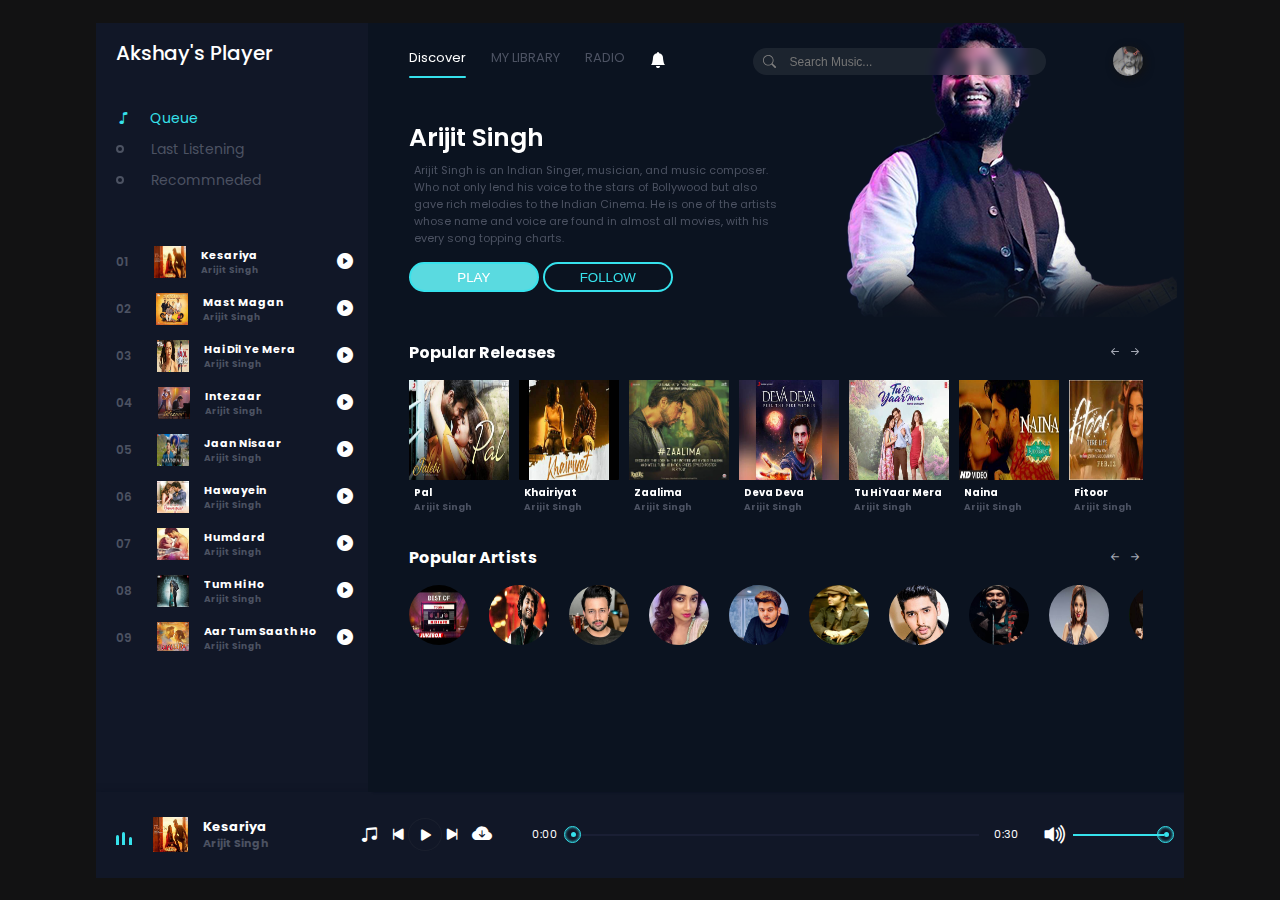
<file: arijit.html>
<!DOCTYPE html>
<html lang="en">
  <head>
    <meta charset="UTF-8" />
    <meta http-equiv="X-UA-Compatible" content="IE=edge" />
    <meta name="viewport" content="width=device-width, initial-scale=1.0" />
    <link
      rel="stylesheet"
      href="https://cdn.jsdelivr.net/npm/bootstrap-icons@1.10.2/font/bootstrap-icons.css"
    />
    <link rel="stylesheet" href="style.css" />
    <style>
      header .song_side::before {
        background: url("Image/arjit_bg.png");
      }
    </style>
    <title>Music Website</title>
  </head>

  <body>
    <header>
      <div class="menu_side">
        <h1>Akshay's Player</h1>
        <div class="playlist">
          <!-- icons are imported from bootstrap icon  -->
          <h4 class="active">
            <span></span><i class="bi bi-music-note"></i>Queue
          </h4>
          <h4><span></span><i class="bi bi-music-note"></i>Last Listening</h4>
          <h4><span></span><i class="bi bi-music-note"></i>Recommneded</h4>
        </div>
        <div class="menu_song">
          <li class="songItem">
            <span>01</span>
            <img src="Image/arijit/1.jpeg" alt="" />
            <h5>
              Tune Jo Na Kaha <br />
              <div class="subtitle">Mohit Chauhan</div>
            </h5>
            <i class="bi playListPlay bi-play-circle-fill" id="1"></i>
          </li>
          <li class="songItem">
            <span>02</span>
            <img src="Image/arijit/2.jpeg" alt="" />
            <h5>
              Daaku <br />
              <div class="subtitle">Inderpal Moga</div>
            </h5>
            <i class="bi playListPlay bi-play-circle-fill" id="2"></i>
          </li>
          <li class="songItem">
            <span>03</span>
            <img src="Image/arijit/3.jpeg" alt="" />
            <h5>
              Summer_High<br />
              <div class="subtitle">AP Dhillon</div>
            </h5>
            <i class="bi playListPlay bi-play-circle-fill" id="3"></i>
          </li>
          <li class="songItem">
            <span>04</span>
            <img src="Image/arijit/4.jpeg" alt="" />
            <h5>
              Rasiya<br />
              <div class="subtitle">Tushar Joshi</div>
            </h5>
            <i class="bi playListPlay bi-play-circle-fill" id="4"></i>
          </li>
          <li class="songItem">
            <span>05</span>
            <img src="Image/arijit/5.jpeg" alt="" />
            <h5>
              Night Changes<br />
              <div class="subtitle">One Direction</div>
            </h5>
            <i class="bi playListPlay bi-play-circle-fill" id="5"></i>
          </li>
          <li class="songItem">
            <span>06</span>
            <img src="Image/arijit/6.jpeg" alt="" />
            <h5>
              Levels<br />
              <div class="subtitle">Sidhu Moose Waala</div>
            </h5>
            <i class="bi playListPlay bi-play-circle-fill" id="6"></i>
          </li>
          <li class="songItem">
            <span>07</span>
            <img src="Image/7.jpeg" alt="" />
            <h5>
              Tu/You<br />
              <div class="subtitle">Armaan Malik</div>
            </h5>
            <i class="bi playListPlay bi-play-circle-fill" id="7"></i>
          </li>
          <li class="songItem">
            <span>08</span>
            <img src="Image/8.jpeg" alt="" />
            <h5>
              Enemy<br />
              <div class="subtitle">Imagine Dragons</div>
            </h5>
            <i class="bi playListPlay bi-play-circle-fill" id="8"></i>
          </li>
          <li class="songItem">
            <span>09</span>
            <img src="Image/9.jpeg" alt="" />
            <h5>
              295<br />
              <div class="subtitle">Sidhu Moose Waala</div>
            </h5>
            <i class="bi playListPlay bi-play-circle-fill" id="9"></i>
          </li>
        </div>
      </div>
      <div class="song_side">
        <nav>
          <ul>
            <li>Discover<span></span></li>
            <li>MY LIBRARY</li>
            <li>RADIO</li>
            <i class="bi bi-bell-fill"></i>
          </ul>
          <div class="search">
            <i class="bi bi-search"></i>
            <input type="text" placeholder="Search Music..." />
          </div>
          <div class="user">
            <img src="Image/profilePic.jpg" alt="" />
          </div>
        </nav>
        <div class="content">
          <h1>Arijit Singh</h1>
          <p>
            Arijit Singh is an Indian Singer, musician, and music composer.<br />
            Who not only lend his voice to the stars of Bollywood but also
            <br />
            gave rich melodies to the Indian Cinema. He is one of the artists
            <br />
            whose name and voice are found in almost all movies, with his <br />
            every song topping charts.
          </p>
          <div class="buttons">
            <button>PLAY</button>
            <button>FOLLOW</button>
          </div>
        </div>
        <div class="popular_song">
          <div class="h4">
            <h4>Popular Releases</h4>
            <div class="btn_s">
              <i class="bi bi-arrow-left-short" id="pop_song_left"></i>
              <i class="bi bi-arrow-right-short" id="pop_song_right"></i>
            </div>
          </div>
          <div class="pop_song">
            <li class="songItem">
              <div class="img_play">
                <img src="Image/10.jpeg" alt="" />
                <i class="bi playListPlay bi-play-circle-fill" id="10"></i>
              </div>
              <h5>
                Aaj Bhi<br />
                <div class="subtitle">Vishal Mishra</div>
              </h5>
            </li>
            <li class="songItem">
              <div class="img_play">
                <img src="Image/11.jpeg" alt="" />
                <i class="bi playListPlay bi-play-circle-fill" id="11"></i>
              </div>
              <h5>
                See You Again<br />
                <div class="subtitle">Charlie Puth,Wiz Khalifa</div>
              </h5>
            </li>
            <li class="songItem">
              <div class="img_play">
                <img src="Image/12.jpeg" alt="" />
                <i class="bi playListPlay bi-play-circle-fill" id="12"></i>
              </div>
              <h5>
                Maan Meri Jaan<br />
                <div class="subtitle">King</div>
              </h5>
            </li>
            <li class="songItem">
              <div class="img_play">
                <img src="Image/13.jpeg" alt="" />
                <i class="bi playListPlay bi-play-circle-fill" id="13"></i>
              </div>
              <h5>
                Tere Mere<br />
                <div class="subtitle">Armaan Malik</div>
              </h5>
            </li>
            <li class="songItem">
              <div class="img_play">
                <img src="Image/14.jpeg" alt="" />
                <i class="bi playListPlay bi-play-circle-fill" id="14"></i>
              </div>
              <h5>
                Thodi Der<br />
                <div class="subtitle">Farhaan Saeed</div>
              </h5>
            </li>
            <li class="songItem">
              <div class="img_play">
                <img src="Image/15.jpeg" alt="" />
                <i class="bi playListPlay bi-play-circle-fill" id="15"></i>
              </div>
              <h5>
                Darasal<br />
                <div class="subtitle">Atif Aslam</div>
              </h5>
            </li>
            <li class="songItem">
              <div class="img_play">
                <img src="Image/16.jpeg" alt="" />
                <i class="bi playListPlay bi-play-circle-fill" id="16"></i>
              </div>
              <h5>
                Kinna Sona<br />
                <div class="subtitle">Sunil Kamath</div>
              </h5>
            </li>
            <li class="songItem">
              <div class="img_play">
                <img src="Image/17.jpeg" alt="" />
                <i class="bi playListPlay bi-play-circle-fill" id="17"></i>
              </div>
              <h5>
                Tu Jaane Na<br />
                <div class="subtitle">Atif Aslam</div>
              </h5>
            </li>
            <li class="songItem">
              <div class="img_play">
                <img src="Image/18.jpeg" alt="" />
                <i class="bi playListPlay bi-play-circle-fill" id="18"></i>
              </div>
              <h5>
                Something Just Like This<br />
                <div class="subtitle">Coldplay,The Chainsmokers</div>
              </h5>
            </li>
            <li class="songItem">
              <div class="img_play">
                <img src="Image/19.jpeg" alt="" />
                <i class="bi playListPlay bi-play-circle-fill" id="19"></i>
              </div>
              <h5>
                Agar Tum Saath Ho<br />
                <div class="subtitle">Alka Yagnik, Arijit Singh</div>
              </h5>
            </li>
            <li class="songItem">
              <div class="img_play">
                <img src="Image/20.jpeg" alt="" />
                <i class="bi playListPlay bi-play-circle-fill" id="20"></i>
              </div>
              <h5>
                Main Rahoon Ya Na Rahoon<br />
                <div class="subtitle">Armaan Malik</div>
              </h5>
            </li>
            <li class="songItem">
              <div class="img_play">
                <img src="Image/21.jpeg" alt="" />
                <i class="bi playListPlay bi-play-circle-fill" id="21"></i>
              </div>
              <h5>
                Tum Tak<br />
                <div class="subtitle">Javed Ali</div>
              </h5>
            </li>
          </div>
        </div>
        <div class="popular_artist">
          <div class="h4">
            <h4>Popular Artists</h4>
            <div class="btn_s">
              <i class="bi bi-arrow-left-short" id="pop_art_left"></i>
              <i class="bi bi-arrow-right-short" id="pop_art_right"></i>
            </div>
          </div>
          <div class="item Artists_bx">
            <li>
              <img src="Image/mixtape.jpeg" alt="" />
            </li>
            <li>
              <a href="arijit.html"
                ><img src="Image/arijit pic.jpeg" alt=""
              /></a>
            </li>
            <li>
              <img src="Image/atif1.jpg" alt="" />
            </li>
            <li>
              <img src="Image/shreya.jpeg" alt="" />
            </li>
            <li>
              <img src="Image/vishal.jpeg" alt="" />
            </li>
            <li>
              <img src="Image/mohit.jpg" alt="" />
            </li>
            <li>
              <img src="Image/armaan.jpeg" alt="" />
            </li>
            <li>
              <img src="Image/jubin.jpeg" alt="" />
            </li>
            <li>
              <img src="Image/sunidhi.jpeg" alt="" />
            </li>
            <li>
              <img src="Image/sidhu.jpeg" alt="" />
            </li>
            <li>
              <img src="Image/zayn.jpeg" alt="" />
            </li>
            <li>
              <img src="Image/pritam.jpeg" alt="" />
            </li>
            <li>
              <img src="Image/jubin.jpeg" alt="" />
            </li>
            <li>
              <img src="Image/cpldp.jpeg" alt="" />
            </li>
            <li>
              <img src="Image/oned.jpeg" alt="" />
            </li>
            <li>
              <img src="Image/charlie.jpeg" alt="" />
            </li>
            <li>
              <img src="Image/imagined.jpeg" alt="" />
            </li>
          </div>
        </div>
      </div>

      <div class="master_play">
        <div class="wave" id="wave">
          <div class="wave1"></div>
          <div class="wave1"></div>
          <div class="wave1"></div>
        </div>
        <img src="Image/arijit/1.jpeg" alt="" id="poster_master_play" />
        <h5 id="title">
          Kesariya
          <div class="subtitle">Arijit Singh</div>
        </h5>
        <div class="icon">
          <i class="bi shuffle bi-music-note-beamed">next</i>
          <i class="bi bi-skip-start-fill" id="back"></i>
          <i class="bi bi-play-fill" id="masterPlay"></i>
          <i class="bi bi-skip-end-fill" id="next"></i>
          <a href="" download id="download_music"
            ><i class="bi bi-cloud-arrow-down-fill"></i
          ></a>
        </div>
        <span id="currentStart">0:00</span>
        <div class="bar">
          <input type="range" id="seek" min="0" max="100" />
          <div class="bar2" id="bar2"></div>
          <div class="dot"></div>
        </div>
        <span id="currentEnd">0:30</span>
        <div class="vol">
          <i class="bi bi-volume-up-fill" id="vol_icon"></i>
          <input type="range" min="0" max="100" id="vol" />
          <div class="vol_bar"></div>
          <div class="dot" id="vol_dot"></div>
        </div>
      </div>
    </header>
    <script src="arijit.js"></script>
  </body>
</html>
</file>
<file: style.css>
/* Google font "poppins" */
@import url('https://fonts.googleapis.com/css2?family=Poppins:ital,wght@0,100;0,200;0,300;0,400;0,500;0,600;0,700;0,800;0,900;1,100;1,200;1,300;1,400;1,500;1,600;1,700;1,800;1,900&display=swap');

*{
    margin: 0;
    padding: 0;
    box-sizing: border-box;
}

/* font family for body */
body {
 font-family: 'Poppins' , 'sans-serif';
 width: 100%;
 height: 100vh;
 background: #121213;
 display: grid;
 place-items: center;
}

/* header style */
header {
    position: relative;
    width: 85%;
    height: 95%;
    /* border: 1px solid #fff; */
    display: flex;
    flex-wrap: wrap;
    overflow: hidden;
}
/* setting things for menu side in header  */

header .menu_side , 
.song_side {
    width: 25%;
    height: 90%;
    /* border: 1px solid #fff; */
    background: #111727;
    box-shadow: 5px 0px 2px #090f1f;
    color: #fff;
}
/* changing width so right side looks bigger */
header .song_side {
    width: 75%;
    background: #0b1320;
}
/* creating style for master play  */
header .master_play {
    width: 100%;
    height: 10%;
    /* border: 1px solid #fff; */
    background: #111727;
    box-shadow: 0px 3px 8px #090f1f;
}
/* setting things for playlist written */
header .menu_side h1 {
    font-size: 20px;
    margin: 15px 0px 0px 20px;
    font-weight: 500;
}
/* customizing playlist */
header .menu_side .playlist {
    margin: 40px 0px 0px 20px;
}
/* setting things for h4 items that are playlist,last listening and recommended */
header .menu_side .playlist  h4{
    font-size: 14px;
    font-weight: 400;
    padding-bottom: 10px;
    color: #4c5262;
    cursor: pointer;
    display: flex;
    align-items: center;
    transition: .3s linear;
}
/* if cursor hover do white  */
header .menu_side .playlist  h4:hover{
    color: #fff;
}
/* similary for span */
header .menu_side .playlist  h4 span{
    position: relative;
    margin-right: 35px;
}
/* before span */
header .menu_side .playlist  h4 span::before{
   content: '';
   position: absolute;
   width: 4px;
   height: 4px;
   border: 2px solid #4c5262;
   border-radius: 50%;
   top: -4px;
   transition: .3s linear;

}
/* similarly for span hover */
header .menu_side .playlist  h4:hover span::before{
    border: 2px solid #fff;
}
header .menu_side .playlist  h4 .bi{
    display: none;
}
header .menu_side .playlist .active{
    color: #36e2ec
}
header .menu_side .playlist .active span{
    display: none;
}
header .menu_side .playlist .active .bi{
    display: flex;
    margin-right: 20px;
}
header .menu_side .menu_song{
    width:100%;
    height: 410px;
    /* border: 1px solid#fff; */
    margin-top: 40px;
    overflow: auto;
}
header .menu_side .menu_song::-webkit-scrollbar{
    display: none;
}
header .menu_side .menu_song li{
    list-style-type: none;
    position: relative;
    padding: 5px 0px 5px 20px;
    display: flex;
    align-items: center;
    margin-bottom: 5px;
    cursor: pointer;
    transition: .3s linear;  
}
header .menu_side .menu_song li:hover{
    background: rgb(105, 105, 105,.1);   
}
header .menu_side .menu_song li span{
    font-size: 12px;
    font-weight: 600; 
    color: #4c5262;
}
header .menu_side .menu_song li img{
    width: 32px;
    height: 32px;
    margin-left: 25px;
}
header .menu_side .menu_song li h5{
    font-size: 11px;
    margin-left: 15px;
    width: 170px;
    /* border: 1px solid #fff; */
    overflow: hidden;
    text-overflow: ellipsis;   /*if long name are used this will make them shorter */
    white-space: nowrap;
}
header .menu_side .menu_song li h5 .subtitle{
    font-size: 9px;
    color: #4c5262;
}
header .menu_side .menu_song li .bi{
    position: absolute;
    right: 15px;
}
header .master_play{
    display: flex;
    align-items: center;
    padding: 0px 20px ;
}

header .master_play .wave { 
   width: 30px;
   height: 30px;
   /* border: 1px solid #fff; */
   padding-bottom: 5px;
   display: flex;
   align-items: flex-end;
   margin-right: 10px;
}  
header .master_play .wave .wave1 { 
   width: 3px;
   height: 10px;
   background: #36e2ec;
   margin-right: 3px;
   border-radius: 10px 10px 0px 0px;
   animation: unset;
}
header .master_play .wave .wave1:nth-child(2) { 
    height: 13px;
    margin-right: 3.5px;
    animation-delay: .4s;
}
header .master_play .wave .wave1:nth-child(3) { 
    height: 8px;
    animation-delay: .8s;
}

/* javascript classes */
header .master_play .active1 .wave1 { 
   animation: wave .5s linear infinite;
}
header .master_play .active1 .wave1:nth-child(2) { 

    animation-delay: .4s;
}
header .master_play .active1 .wave1:nth-child(3) { 
    animation-delay: .8s;
}

@keyframes wave {
    0% {
       height: 10px; 
    }
    50% {
        height: 15px;
    }
    100% {
        height: 10px;
    }
}

header .master_play img {
    width: 35px;
    height: 35px;
}
header .master_play h5 {
    width: 130px;
    /* border: 1px solid #fff; */
    margin-left: 15px;
    color: #fff;
    line-height: 17px;
    overflow: hidden;
    text-overflow: ellipsis;
    white-space: nowrap;
    font-size: 13px;
    
}
header .master_play h5 .subtitle {
   font-size: 11px;
   color:#4c5262;
   width: 100%;
   overflow: hidden;
   text-overflow: ellipsis;
   white-space: nowrap;
}

header .master_play .icon {
    font-size: 20px;
    color:#fff;
    margin: 0px 20px 0px 40px;
    outline: none;
    display: flex;
    align-items: center;
    
}
 header .master_play .icon .bi {
    cursor: pointer;
    outline: none; 
}

header .master_play .icon .shuffle {
    font-size: 17px; 
    margin-right: 10px;
    width: 17.5px;
    overflow: hidden;
    display: flex;
    align-items: center;
}
header .master_play .icon #download_music {
    text-decoration: none;
    color: #fff;
    font-size: 20px;
    margin-left: 10px;
}
header .master_play .icon .bi:nth-child(3) {
    border: 1px solid rgb(105, 105, 105, .1);
    border-radius: 50%;
    padding: 1px 5px 0px 7px;
    margin: opx 5px;
}
header .master_play span {
    color: #fff;
    width: 32px;
    /* border: 1px solid #fff; */
    font-size: 11px;
    font-weight: 400;
}
header .master_play #currentStart {
    margin: 0px 0px 0px 20px;

}
header .master_play .bar {
    position: relative;
    width: 43%;
    height: 2px;
    background: rgb(105, 105, 170, .1);
    margin: 0px 15px 0px 10px;
}
header .master_play .bar .bar2{
    position: absolute;
    background: #36e2ec;
    width: 0%;
    height: 100%;
    top: 0;
    transition: 1s linear;
}
header .master_play .bar .dot{
    position: absolute;
    width: 5px;
    height: 5px;
    background: #36e2ec;
    border-radius: 50%;
    left: 0%;
    top: -1.5px;
    transition: 1s linear;
}
header .master_play .bar .dot::before{
    content: '';
    position: absolute;
    width: 15px;
    height: 15px;
    border: 1px solid #36e2ec;
    border-radius: 50%;
    left: -7px;
    top: -6.5px;
    box-shadow: inset 0px 0px 3px #36e2ec;   
}
header .master_play .bar input{
    position: absolute;
    width: 100%; 
    top: -7px;
    left: 0;
    cursor: pointer;
    z-index: 99999999999999999999999999999999999999999999999999;
    opacity: 0;
}
header .master_play .vol{
    position: relative;
    width: 100px;
    height: 2px;
    background: rgb(105, 105, 170, .1);
    margin-left: 50px;   
}
header .master_play .vol .bi{
    position: absolute;
    color: #fff;
    font-size: 25px;
    top: -17px; 
    left: -30px;
}
header .master_play .vol input{
    position: absolute;
    width:100%;
    top:-6px;
    left:0;
    cursor: pointer;
    z-index: 999999999999999999999999999999999999;
    opacity: 0;
}
header .master_play .vol .vol_bar{
    position: absolute;
    background: #36e2ec;
    width: 100%;
    height: 100%;
    top: 0;
    transition: 1s linear;
}
header .master_play .vol .dot{
    position: absolute;
    width: 5px;
    height: 5px;
    background: #36e2ec;
    border-radius: 50%;
    left: 100%;
    top: -1.5px;
    transition: 1s linear;
}
header .master_play .vol .dot::before{
    content: '';
    position: absolute;
    width: 15px;
    height: 15px;
    border: 1px solid #36e2ec;
    border-radius: 50%;
    left: -7px;
    top: -6.5px;
    box-shadow: inset 0px 0px 3px #36e2ec;   
}

header .song_side{
    z-index: 2;
}
header .song_side::before{
    content:'';
    position:absolute;
    width: 100%;
    height:300px;
    background: url('Image/bg.png');
    z-index: -1;
}
header .song_side nav {
    width: 90%;
    height: 10%;
    /* border: 1px solid #fff; */
    margin: auto;
    display: flex;
    align-items: center;
    justify-content: space-between;
}
header .song_side nav ul {
    display: flex;
}
header .song_side nav ul li {
    list-style: none;
    position: relative;
    font-size: 13px;
    color: #4c5262;
    margin-right: 25px;
    cursor: pointer;
    transition: .3s linear;
}
header .song_side nav ul li:hover {
   color: #fff;
}
header .song_side nav ul li:nth-child(1) {
    color: #fff;
 }
 header .song_side nav ul li span {
   position: absolute;
   width:100%;
   height:2.5px;
   background: #36e2ec;
   bottom: -5px;
   left: 0;
   border-radius: 20px;
}
header .song_side nav .search {
    position: relative;
    width: 40%;
    padding: 1px 10px;
    border-radius: 20px;
    /* border: 1px solid #fff; */
    color: gray;
 }
 header .song_side nav .search::before{
    content: '';
    position: absolute;
    width: 100%;
    height: 100%;
    background: rgb(184, 184, 184, .1);
    border-radius: 20px;
    backdrop-filter: blur(5px);
    z-index: -1;
 }
 header .song_side nav .search .search_results{
    position: absolute;
    width: 100%;
    height: 200px;
    margin-top: 10px;
    border-radius: 10px;
    overflow: auto;
 }
 header .song_side nav .search .search_results::-webkit-scrollbar{
    display: none;
 }
 header .song_side nav .search .search_results .card{
    width: 100%;
    min-height: 45px;
    display: flex;
    align-items: center;
    background: rgb(184, 184, 184, .1);
    margin-bottom: 5px;
    text-decoration: none;
    display: none;
 }
 header .song_side nav .search .search_results .card .content{
    width: 80%;
    height: 100%;
   padding: 0;
   font-size: 13px;
   font-weight: 600;
   color: #fff;
 }
 header .song_side nav .search .search_results .card .content .subtitle{
    font-size: 11px;
    color: #a4a8b4;
    font-weight: 500;

 }
 header .song_side nav .search .search_results .card img{
    width: 35px;
    height: 35px;
    border-radius: 5px;
 }
 header .song_side nav .search .bi{
    font-size: 13px;
    padding: 3px 0px 0px 10px;

 }
 header .song_side nav .search input{
    background: none;
    border: none;
    outline: none;
    padding: 0px 10px;
    color:#fff;
    font-size: 12px;
 }
 header .song_side nav .user{
    position: relative;
    width: 30px;
    height: 30px;
    /* border: 1px solid #fff; */
    border-radius: 50%;
 }
 header .song_side nav .user img{
    width: 100%;
    height: 100%;
    border-radius: 50%;
    box-shadow: 2px 2px 8px #121213;
 }
 header .song_side .content{
    width: 90%;
    height: 30%;
    /* border: 1px solid #fff; */
    margin: auto;
    padding-top: 20px;
 }
 header .song_side .content h1{
    font-size: 25px;
    font-weight: 600;
 }
 header .song_side .content p{
    font-size: 11px;
    font-weight: 400;
    color: #4c5262;
    margin: 5px;
 }
 header .song_side .content .buttons{
  margin-top: 15px;
 }
header .song_side .content .buttons button{
    width: 130px;
    height: 30px;
    border: 2px solid #36e2ec;
    outline: none;
    border-radius: 20px;
    background: #5adae0;
    color: #fff;
    cursor: pointer;
    transition:.3s linear;
}
header .song_side .content .buttons button:hover{
    background: none;
    color: #36e2ec;
}
header .song_side .content .buttons button:nth-child(2){
    background: none;
    color: #36e2ec;
}
header .song_side .content .buttons button:nth-child(2):hover{
    background: #36e2ec;
    color: #fff;
}
header .song_side .popular_song{
   width: 90%;
   height: auto;
   margin: auto;
   margin-top: 10px;
   /* border: 1px solid #fff; */
}
header .song_side .popular_song .h4{
    display: flex;
    align-items: center;
    justify-content: space-between;
}
header .song_side .popular_song .h4 .bi{
   color: #a4a8b4;
   cursor: pointer;
   transition: .3s linear;  
}
header .song_side .popular_song .h4 .bi:hover{
    color:#fff;  
}
header .song_side .popular_song .pop_song{
    width: 100%;
    height: 150px;
    margin-top: 15px;
    display: flex; 
    /* border: 1px solid #fff; */
    overflow: auto;
    scroll-behavior: smooth;
}
header .song_side .popular_song .pop_song::-webkit-scrollbar{
    display: none;
}
header .song_side .popular_song .pop_song li{
    min-width: 100px;
    height: 140px;
    list-style-type: none;
    margin-right: 10px;
    transition: .3s linear;
}
header .song_side .popular_song .pop_song li:hover{
    background: rgb(105, 105, 170, .1);
}
header .song_side .popular_song .pop_song li .img_play{
    position: relative;
    width: 100px;
    height: 100px;
    display:flex;
    align-items: center;
    justify-content: center;
}
header .song_side .popular_song .pop_song li .img_play img{
    width:100%;
    height: 100%;
}
header .song_side .popular_song .pop_song li .img_play .bi{
    position: absolute;
    font-size: 20px;
    cursor: pointer;
    transition: .3s linear;
    opacity: 0;
}
header .song_side .popular_song .pop_song li:hover .img_play .bi{
    opacity: 1;
}
header .song_side .popular_song .pop_song li h5{
    padding: 5px 0px 0px 5px;
    line-height: 15px;
    font-size: 10px;
    width: 100px;
    overflow: hidden;
    white-space: nowrap;
    text-overflow: ellipsis;
}
header .song_side .popular_song .pop_song li .subtitle{
    font-size: 9px;
    overflow: hidden;
    white-space: nowrap;
    text-overflow: ellipsis;
    color: #4c5262;
}
header .song_side .popular_artist {
    width: 90%;
    height: auto;
    /* border: 1px solid #fff; */
    margin:auto;
    margin-top: 15px;
}
header .song_side .popular_artist .h4{
    display: flex;
    align-items: center;
    justify-content: space-between;
}
header .song_side .popular_artist .h4 .bi{
   color: #a4a8b4;
   cursor: pointer;
   transition: .3s linear;  
}
header .song_side .popular_artist .h4 .bi:hover{
    color:#fff;  
}
header .song_side .popular_artist .item{
    width: 100%;
    height: auto;
    margin-top: 15px;
    display: flex; 
    /* border: 1px solid #fff; */
    overflow: auto;
    scroll-behavior: smooth; 
}
header .song_side .popular_artist .item::-webkit-scrollbar{
    display: none; 
}
header .song_side .popular_artist .item li{
   list-style-type: none;
   position: relative;
   min-width: 60px;
   height: 60px;
   border-radius: 50%;
   margin-right: 20px;
   cursor: pointer;
}
header .song_side .popular_artist .item li img{
    width: 100%;
    height: 100%;
    border-radius: 50%;

}
</file>
